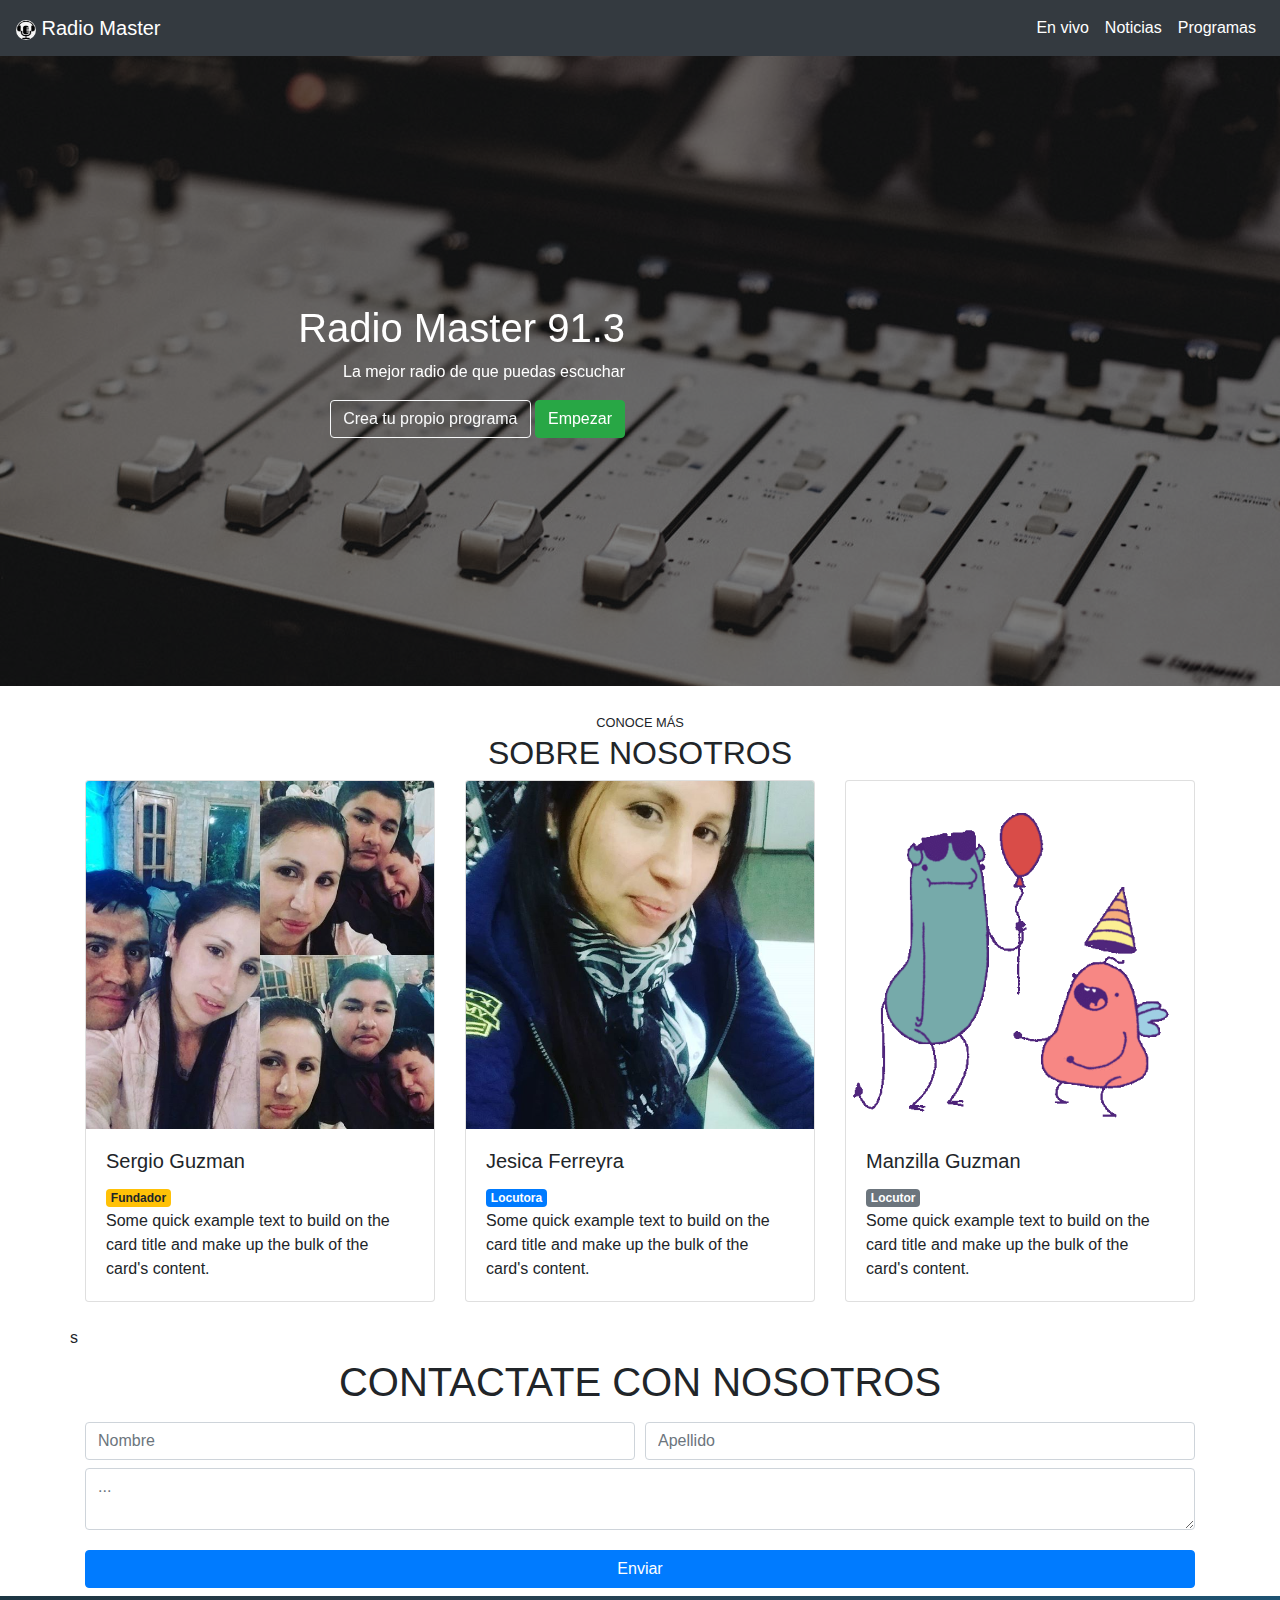
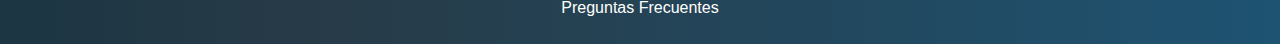
<file: index.html>
<!doctype html>
    <html lang="en">
      <head>
        <!-- Required meta tags -->
        <meta charset="utf-8">
        <meta name="viewport" content="width=device-width, initial-scale=1, shrink-to-fit=no">
        
        <!-- Bootstrap CSS -->
        <link rel="stylesheet" href="https://stackpath.bootstrapcdn.com/bootstrap/4.3.1/css/bootstrap.min.css" integrity="sha384-ggOyR0iXCbMQv3Xipma34MD+dH/1fQ784/j6cY/iJTQUOhcWr7x9JvoRxT2MZw1T" crossorigin="anonymous">
        <link rel="stylesheet" href="estilos.css">

        <title>Radio Master 91.3📻</title>
      </head>
      <body>
     <!-- header -->
     <nav id="header" class="navbar navbar-expand-lg navbar-dark bg-dark">
        <a class="navbar-brand" href="#">
            <link rel="icon" href="/docs/4.1/assets/img/favicons/favicon-32x32.png" sizes="32x32" type="image/png">
          <img src="images/descarga.png" alt="Radio Master Logo">
          Radio Master
        </a>
        <button class="navbar-toggler" type="button" data-toggle="collapse" data-target="#navbarSupportedContent" aria-controls="navbarSupportedContent" aria-expanded="false" aria-label="Toggle navigation">
          <span class="navbar-toggler-icon"></span>
        </button>
      
        <div class="collapse navbar-collapse" id="navbarSupportedContent">
          <ul class="navbar-nav ml-auto">
            <li class="nav-item active">
              <a class="nav-link" href="enVivo.html">En vivo</a>
            </li>
            <li class="nav-item active">
              <a class="nav-link" href="#">Noticias</a>
            </li>
            <li class="nav-item active">
              <a class="nav-link" href="#">Programas</a>
            </li>          
          </ul>
        </div>
      </nav>
     <!-- /header -->
     <!-- Main -->
     <main id="main">
       <div id="carousel" class="carousel slide carousel-fade" data-ride="carousel" data-pause="false">
          <div class="carousel-inner">
            <div class="carousel-item active">
              <img src="images/radio4.jpeg" class="d-block w-100" alt="...">
            </div>
            <div class="carousel-item">
              <img src="images//mezclarvozparalocucion-1.png" class="d-block w-100" alt="...">
            </div>
            <div class="carousel-item">
              <img src="images/AdobeStock_185411647-e1549640144438.jpeg" class="d-block w-100" alt="...">
            </div>
            </div>  
            <div class="overlay">
                <div class="container">
                  <div class="row align-items-center">
                    <div class="col-md-6 offsed-md-6 text-center text-md-right">
                      <h1>Radio Master 91.3</h1>
                      <p class="d-none d-md-block">La mejor radio de que puedas escuchar</p>
                      <a href="#" class="btn btn-outline-light">Crea tu propio programa</a>
                      <button type="button" class="btn btn-success">Empezar</button>
                    </div>
                  </div>
                </div>
            </div>
        </div>
      </main>
       <!-- /Main -->
       <!-- Speakers -->

        <section id="speakers" class="mt-4">
          <div class="container">
            <div class="row">
              <div class="col text-center text-uppercase">
                  <small>Conoce más</small>
                  <h2>Sobre nosotros</h2>
              </div>
            </div>
            <div class="row">
              <div class="col-md-4 mb-4">
                  <div class="card">
                    
                      <img src="images/Sergio.jpg" class="card-img-top" alt="...">
                      <div class="card-body">
                        <h5 class="card-title">Sergio Guzman</h5>
                        <div class="badges">
                          <span class="badge badge-warning">
                              Fundador
                          </span>
                        </div>
                        <p class="card-text">Some quick example text to build on the card title and make up the bulk of the card's content.</p>
                      </div>
                    </div>
              </div>
              <div class="col-md-4 mb-4">
                  <div class="card">
                      <img src="images/14262793_1686152305044407_1241386680_n.jpg" class="card-img-top" alt="...">
                      <div class="card-body">
                        <h5 class="card-title">Jesica Ferreyra</h5>
                        <span class="badge badge-primary">
                           Locutora
                        </span>
                        <p class="card-text">Some quick example text to build on the card title and make up the bulk of the card's content.</p>
                      </div>
                    </div>
              </div>
              <div class="col-md-4 mb-4">
                  <div class="card">
                      <img src="images/yay.gif" class="card-img-top" alt="...">
                      <div class="card-body">
                        <h5 class="card-title">Manzilla Guzman</h5>
                        <span class="badge badge-secondary">
                            Locutor
                        </span>
                        <p class="card-text">Some quick example text to build on the card title and make up the bulk of the card's content.</p>
                      </div>
                    </div>
              </div>s
            </div>
          </div>
        </section> 
            <!-- Lugar y fecha -->
            <section id="place-time"></section>
            <!-- /Lugar y fecha -->

            <!-- Fotmulario -->
            <section id="formulario" class="pt-2 pb-2">
                <div class="container">
                  <div class="row">
                      <div class="col text-uppercase text-center">
                        <h1> Contactate con nosotros</h1>
                      </div>
                  </div>
                  <div class="row">
                    <div class="col cold-md-8 offsed-md-2 pt-2">
                        <form>
                            <div class="form-row" aria-required="true">
                              <div class="col">
                                <input type="text" class="form-control" placeholder="Nombre" required>
                              </div>
                              <div class="col">
                                <input type="text" class="form-control" placeholder="Apellido">
                              </div>
                            </div>
                            <div class="form-row">
                              <div class="col form-group pt-2">
                                <textarea name="text" class="form-control form-control-l" placeholder="... " required></textarea>
                                <small class="form-text text-muted">
                                 
                                </small>
                              </div>
                            </div>
                            <div class="form-row">
                              <div class="col">
                                  <button type="button" class="btn btn-primary btn-block">
                                    Enviar
                                  </button>
                              </div>
                            </div>
                          </form>
                    </div>
                  </div>
                </div>
            </section>         
        </div>
       <!-- /Fotmulario -->
        <!-- /Speakers -->
             <!-- Footer -->
          <footer id="footer" class="pb-4" pt-4>
              <div class="container">
                  <div class="row  text-center">
                        <div class="col-12 col-lg">
                            <a href="#">Preguntas Frecuentes</a>
                        </div>
                  </div>
              </div>
          </footer>
          <!-- /footer -->
        <!-- Optional JavaScript -->
        <!-- jQuery first, then Popper.js, then Bootstrap JS -->
        <script src="https://code.jquery.com/jquery-3.3.1.slim.min.js" integrity="sha384-q8i/X+965DzO0rT7abK41JStQIAqVgRVzpbzo5smXKp4YfRvH+8abtTE1Pi6jizo" crossorigin="anonymous"></script>
        <script src="https://cdnjs.cloudflare.com/ajax/libs/popper.js/1.14.7/umd/popper.min.js" integrity="sha384-UO2eT0CpHqdSJQ6hJty5KVphtPhzWj9WO1clHTMGa3JDZwrnQq4sF86dIHNDz0W1" crossorigin="anonymous"></script>
        <script src="https://stackpath.bootstrapcdn.com/bootstrap/4.3.1/js/bootstrap.min.js" integrity="sha384-JjSmVgyd0p3pXB1rRibZUAYoIIy6OrQ6VrjIEaFf/nJGzIxFDsf4x0xIM+B07jRM" crossorigin="anonymous"></script>
      </body>
    </html>
</file>
<file: estilos.css>
#header img{
    max-width: 50%;
    background-color: #1c3643;
    border: #1c3643;
    /* cambia estos dos valores para definir el tamaño de tu círculo */
    height: 1em;
    width: 1em;
    /* los siguientes valores son independientes del tamaño del círculo */
    background-repeat: no-repeat;
    background-position: 50%;
    border-radius: 50%;
    background-size: 100% auto;
}

#main .carousel-inner img{
    max-height:70vh ;
    object-fit: cover;
    filter: grayscale(70%);
}

#footer{
    background: -webkit-linear-gradient(0deg, #1c3643 0, #273b47 25%, #1e5372);
}

#footer a {
    color: white;
}


#carousel{
    position: relative;
}

#carousel .overlay{
    position: absolute;
    top:0;
    bottom: 0;
    left: 0;
    right: 0;
    background-color: rgba(0, 0, 0, 0.5);
    color:white;
    z-index: 2;
}

#carousel .overlay .container,
#carousel .overlay .row{
    height:100% ;
}

#formulario{
   
}
</file>
